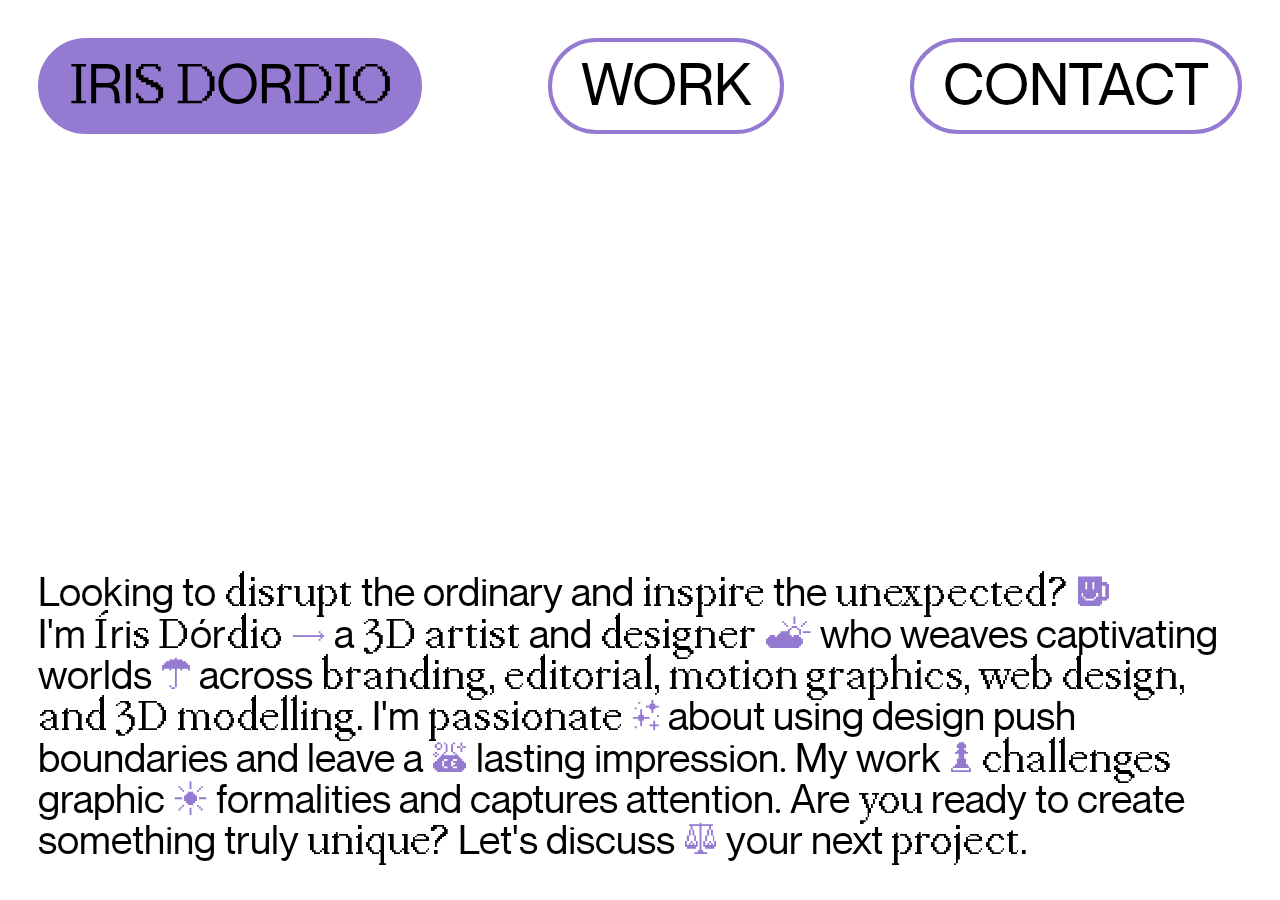
<file: index.html>
<!DOCTYPE html>
<html lang="en">

<head>
    <meta charset="UTF-8">
    <meta name="viewport" content="width=device-width, initial-scale=1.0">
    <link rel="stylesheet" href="css/style.css" type="text/css">
    <link rel="stylesheet" href="css/grids.css">
    <link rel="icon" type="image/png" href="favicon-32x32.png" sizes="32x32" />
    <link rel="icon" type="image/png" href="favicon-16x16.png" sizes="16x16" />
    <title>IRIS DORDIO</title>
</head>

<body>
    <header class="container col-xs-12">

        <div class="burger">
            <div class="menu"></div>
            <div class="iris-dordio"><img src="img/etic-irisdordio-logotipo.svg" alt="Logo Iris Dordio"></div>
        </div>

        <nav class="col-md-12 col-sm-12 col-xs-12">
            <ul>
                <li class="current-section logo"><img src="img/etic-irisdordio-logotipo.svg" alt="Logo Iris Dordio">
                </li>
                <li class="button"><a href="work.html">work</a></li>
                <li class="button"><a href="contact.html">contact</a></li>
            </ul>
        </nav>
    </header>

    <div class="container general-text">
        <div class="col-md-12 col-sm-12 col-xs-12">
            Looking to <span class="bit">disrupt</span> the ordinary and <span class="bit">inspire</span> the <span
                class="bit">unexpected?</span> <span>☕</span><br>
            I'm <span class="bit">Í</span>ri<span class="bit">s D</span>ór<span class="bit">dio</span> <span>→</span> a
            <span class="bit">3D artist</span> and <span class="bit">designer</span> <span>⛅</span> who weaves captivating worlds <span>☂</span>
            across <span class="bit">branding, editorial, motion
                graphics, web design, and 3D modelling.</span> I'm <span class="bit">passionate</span> <span>✨</span> about using
            design push boundaries and leave a <span>⚗</span>
            lasting impression. My work <span>♟</span> <span class="bit">challenges</span> graphic <span>☀</span> formalities and captures attention.
            Are <span class="bit">you</span> ready to create
            something truly <span class="bit">unique?</span> Let's discuss <span>⚖</span> your next <span class="bit">project.</span>
        </div>
    </div>

    <script src="https://cdnjs.cloudflare.com/ajax/libs/jquery/3.5.1/jquery.min.js"></script>
    <script src="js/script.js"></script>

</body>

</html>
</file>
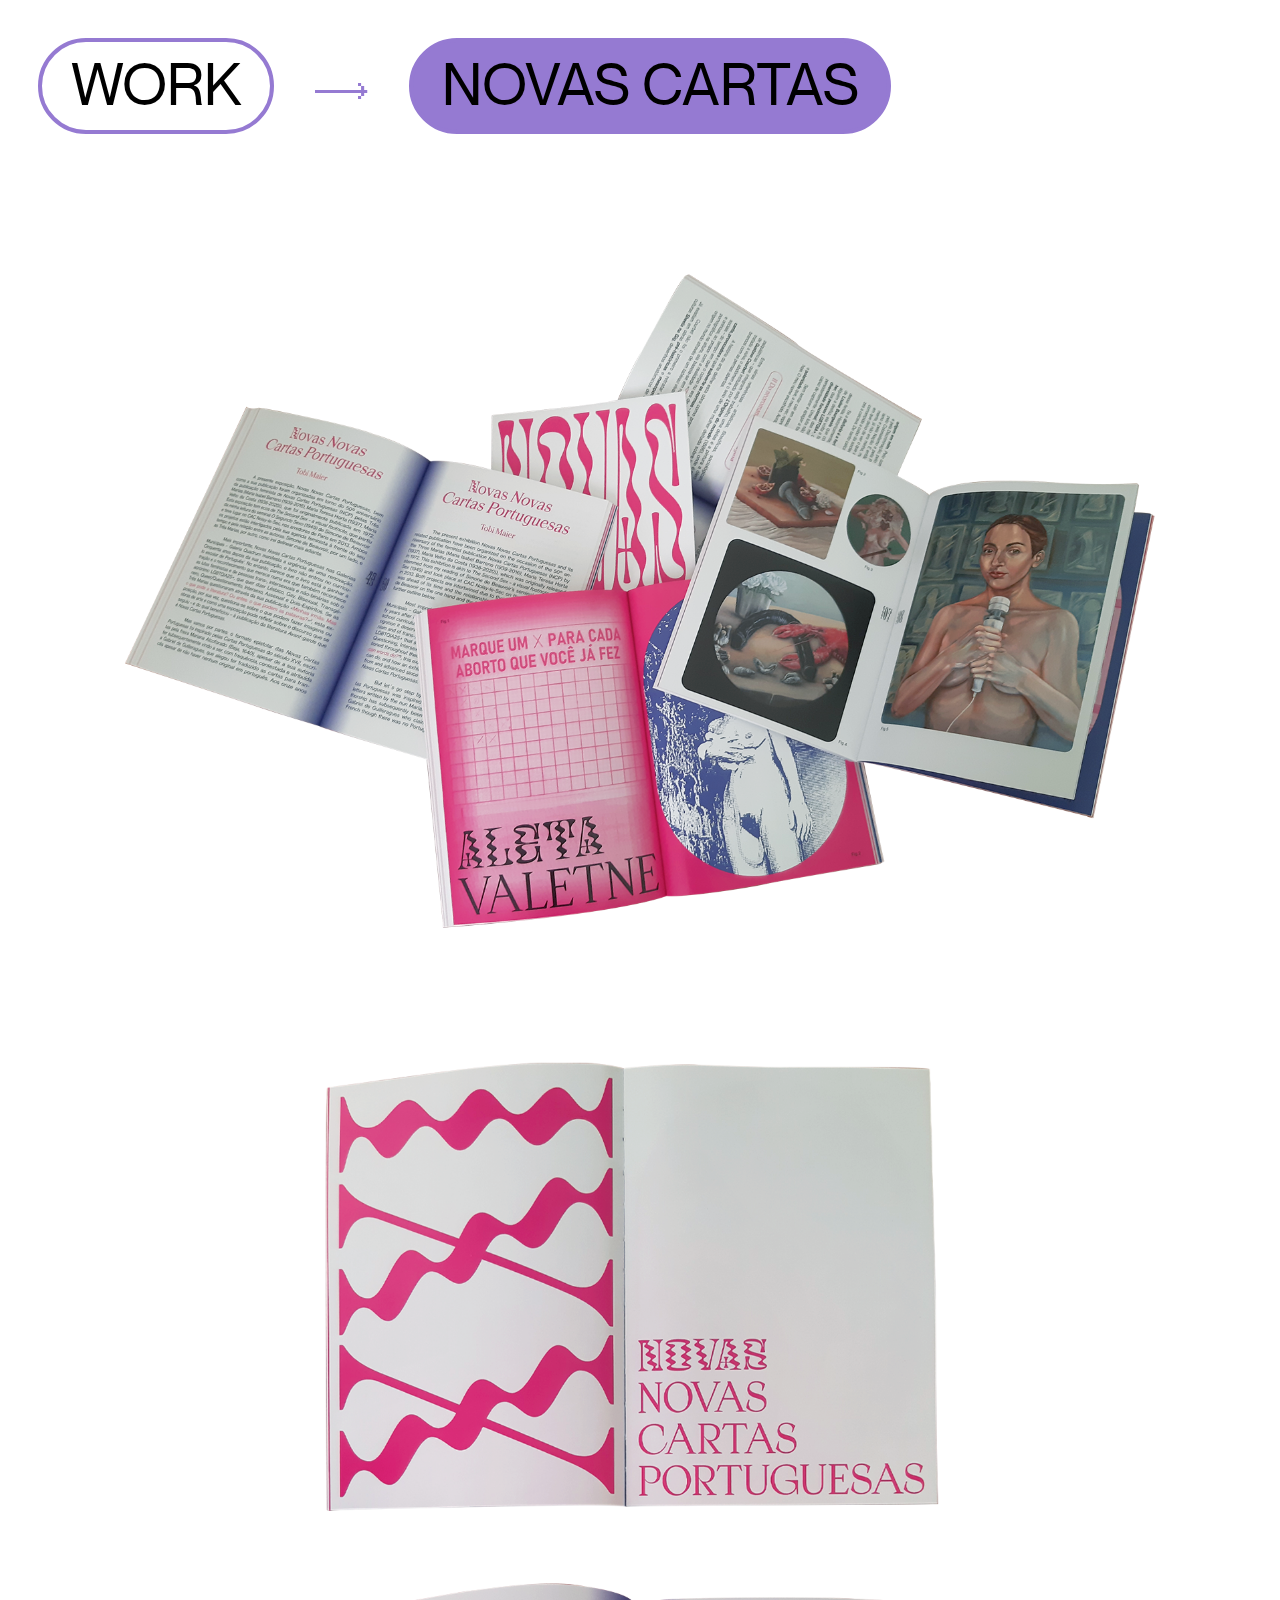
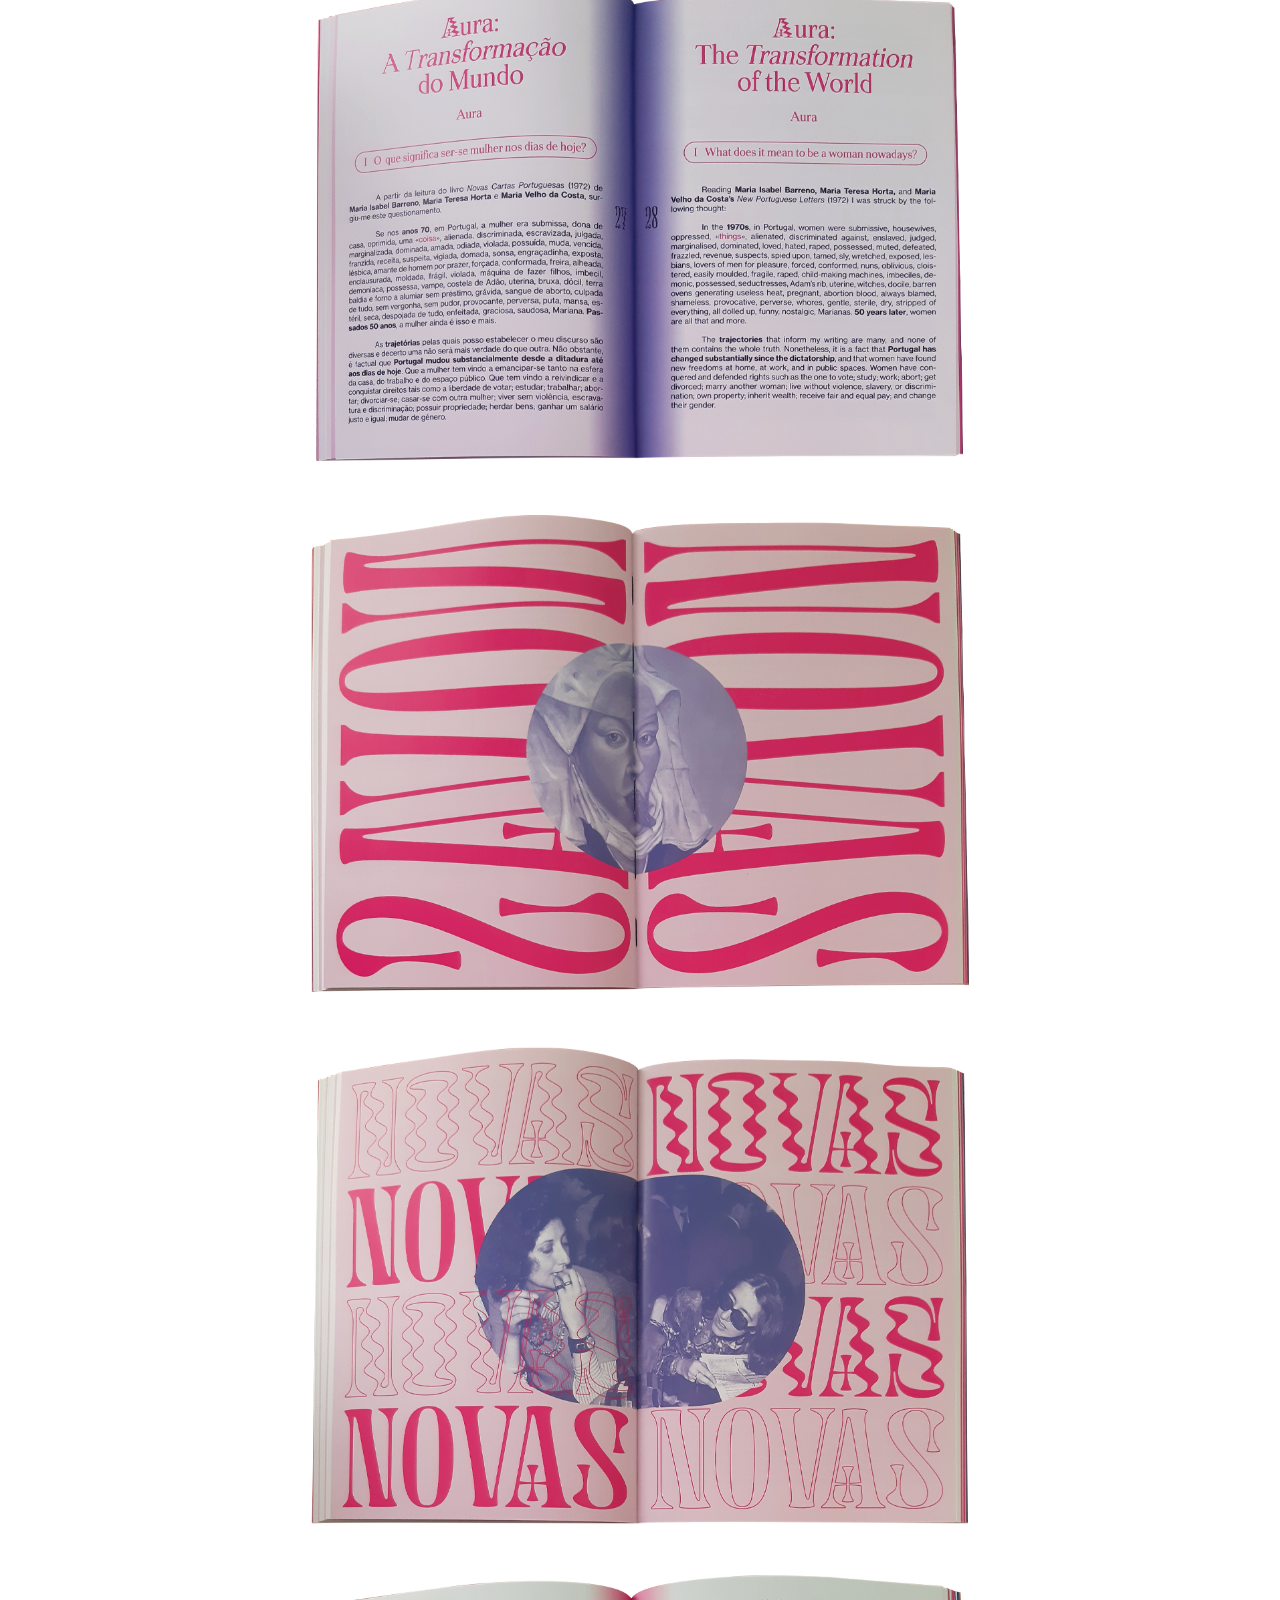
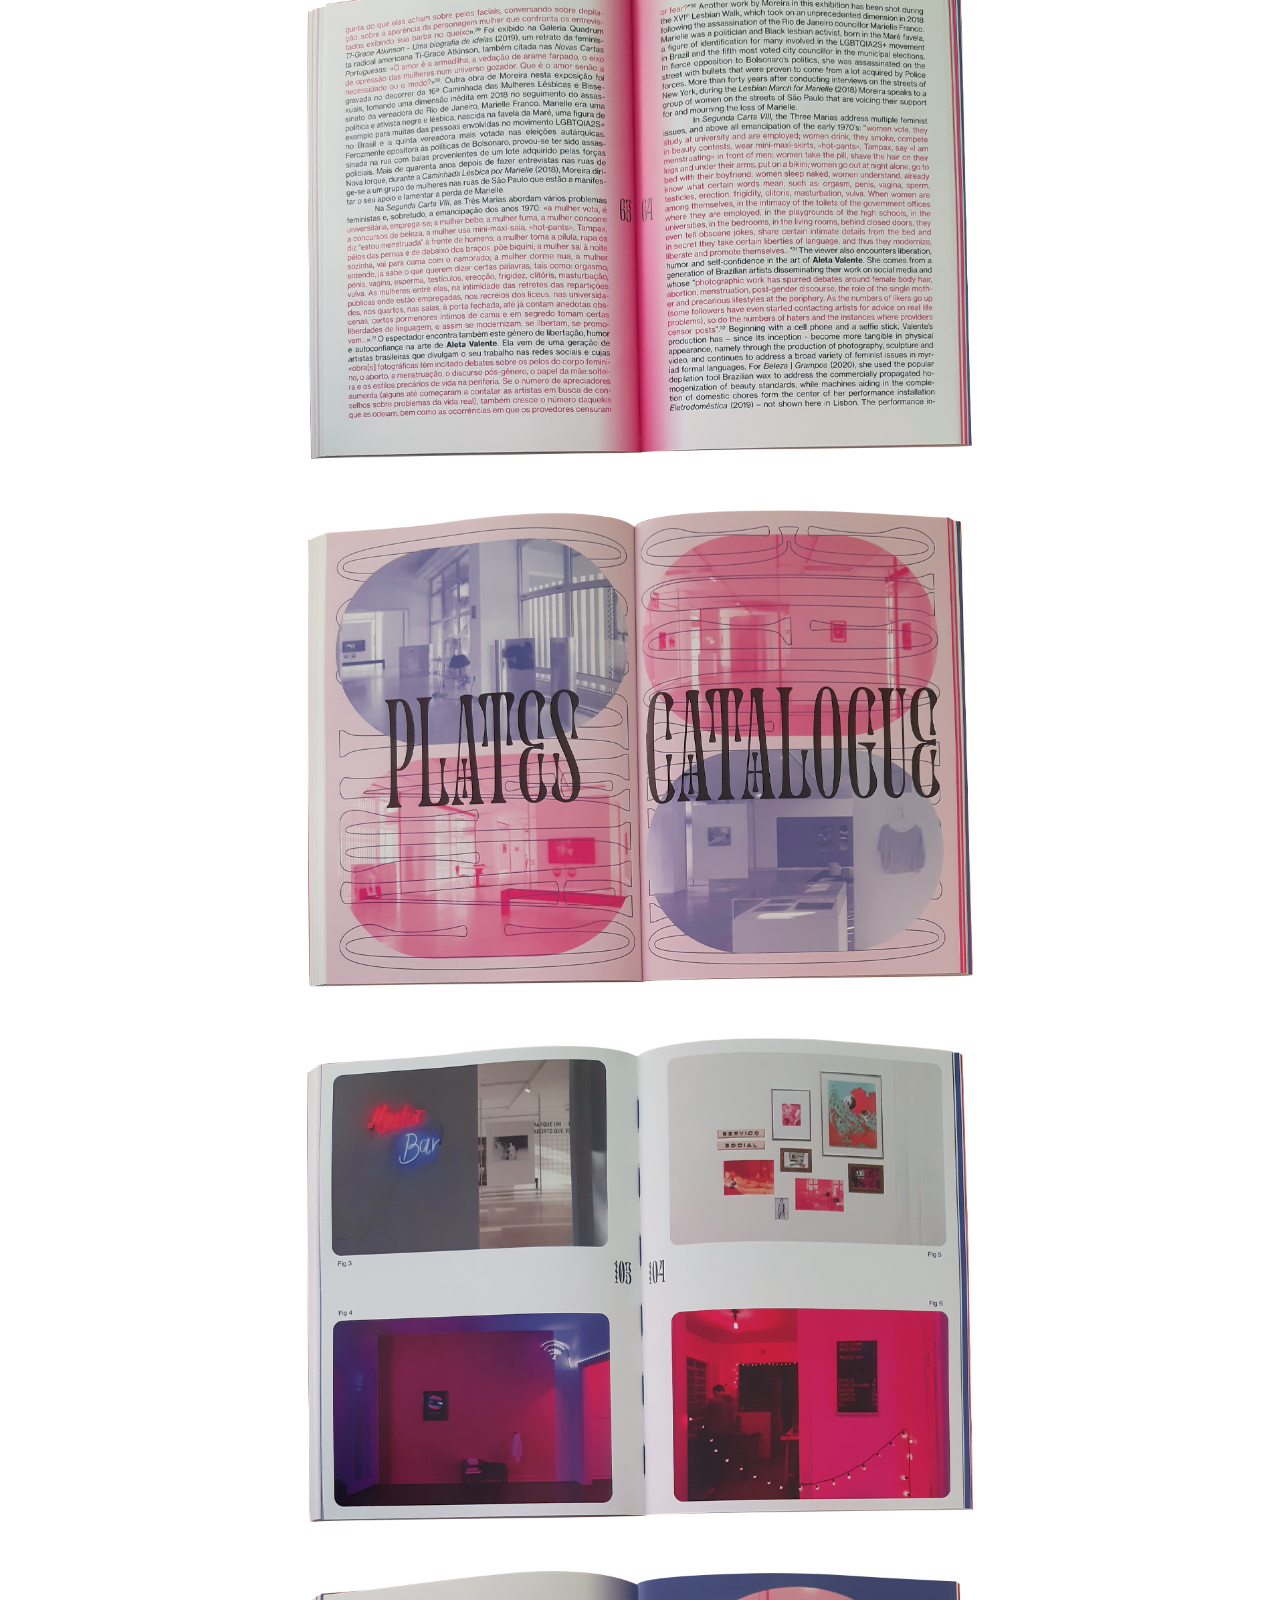
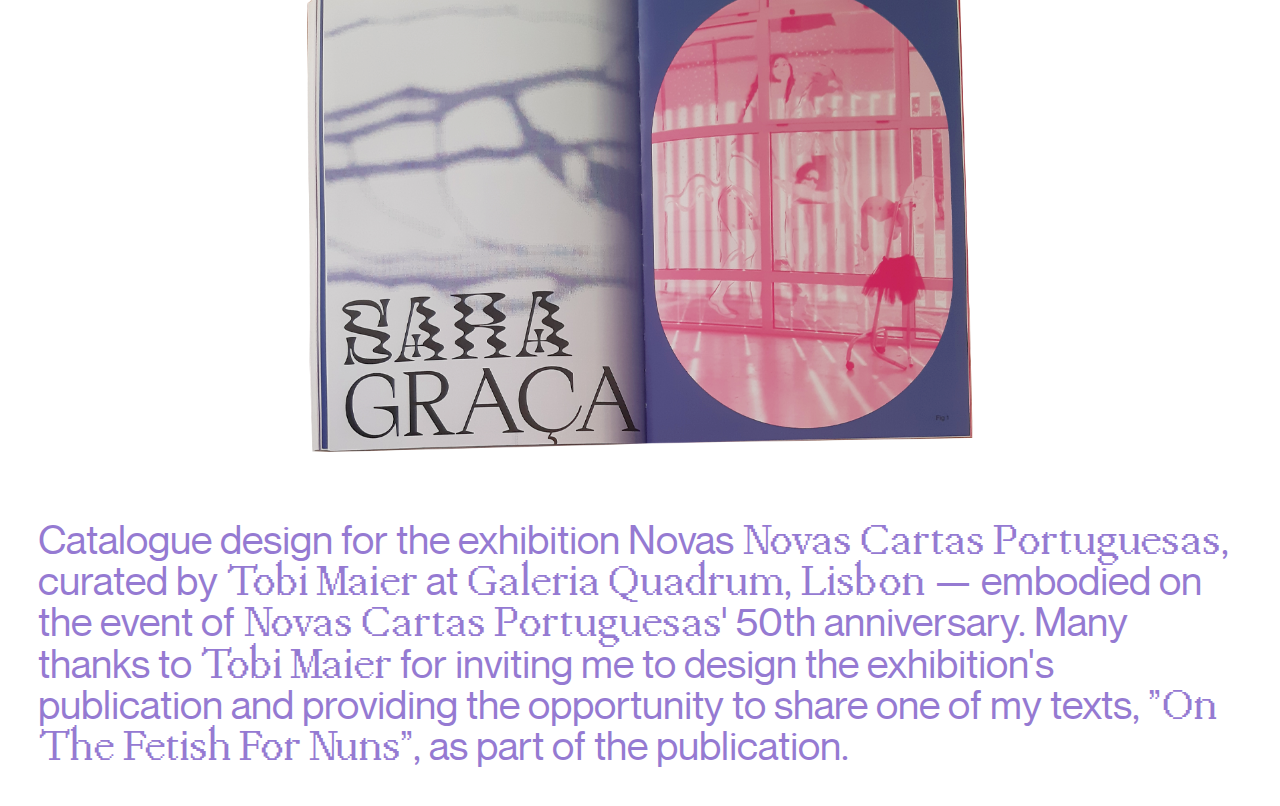
<file: novas.html>
<!DOCTYPE html>
<html lang="en">

<head>
    <meta charset="UTF-8">
    <meta name="viewport" content="width=device-width, initial-scale=1.0">
    <link rel="stylesheet" href="css/style.css" type="text/css">
    <link rel="stylesheet" href="css/grids.css">
    <link rel="icon" type="image/png" href="favicon-32x32.png" sizes="32x32" />
    <link rel="icon" type="image/png" href="favicon-16x16.png" sizes="16x16" />
    <title>IRIS DORDIO</title>
</head>

<body>
    <header class="container col-xs-12">
        <div class="burger">
            <a href="work.html">
                <div class="work-2"></div>
            </a>
            <div class="indielisboa"></div>
        </div>
        <nav class="col-md-12 col-sm-12col-xs-12">
            <ul class="project-nav">
                <li class="button"><a href="work.html" class="link-back"> work</a></li>
                <span class="arrow">→</span>
                <li class="current-section button">novas cartas</li>
            </ul>
        </nav>
    </header>

    <main class="project">
        <div class="container">
            <div class="col-md-12">
                <div class="col-md-12">
                    <img src="img/novas/novas-01.png" alt="novas novas cartas publications">
                </div>

                <div class="col-md-12">
                    <img src="img/novas/novas-02.png" alt="novas novas cartas spread">
                </div>

                <div class="col-md-12">
                    <img src="img/novas/novas-03.png" alt="novas novas cartas spread">
                </div>

                <div class="col-md-12">
                    <img src="img/novas/novas-04.png" alt="novas novas cartas spread">
                </div>

                <div class="col-md-12">
                    <img src="img/novas/novas-05.png" alt="novas novas cartas spread">
                </div>

                <div class="col-md-12">
                    <img src="img/novas/novas-06.png" alt="novas novas cartas spread">
                </div>

                <div class="col-md-12">
                    <img src="img/novas/novas-07.png" alt="novas novas cartas spread">
                </div>

                <div class="col-md-12">
                    <img src="img/novas/novas-08.png" alt="novas novas cartas spread">
                </div>

                <div class="col-md-12">
                    <img src="img/novas/novas-09.png" alt="novas novas cartas spread">
                </div>

                <div class="project-text col-md-12 col-sm-12 col-xs-12">
                    Catalogue design for the exhibition Novas <span>Novas Cartas Portuguesas</span>,
                    curated by <span>Tobi Maier</span> at <span> Galeria Quadrum</span>, <span>Lisbon</span> — embodied
                    on the event of <span>Novas Cartas Portuguesas'</span> 50th anniversary.

                    Many thanks to <span>Tobi Maier</span> for inviting me to design the exhibition's publication and
                    providing the
                    opportunity to share one of my texts, <span>"On The Fetish For Nuns"</span>, as part of the
                    publication.
                </div>
            </div>
    </main>
</body>

</html>
</file>
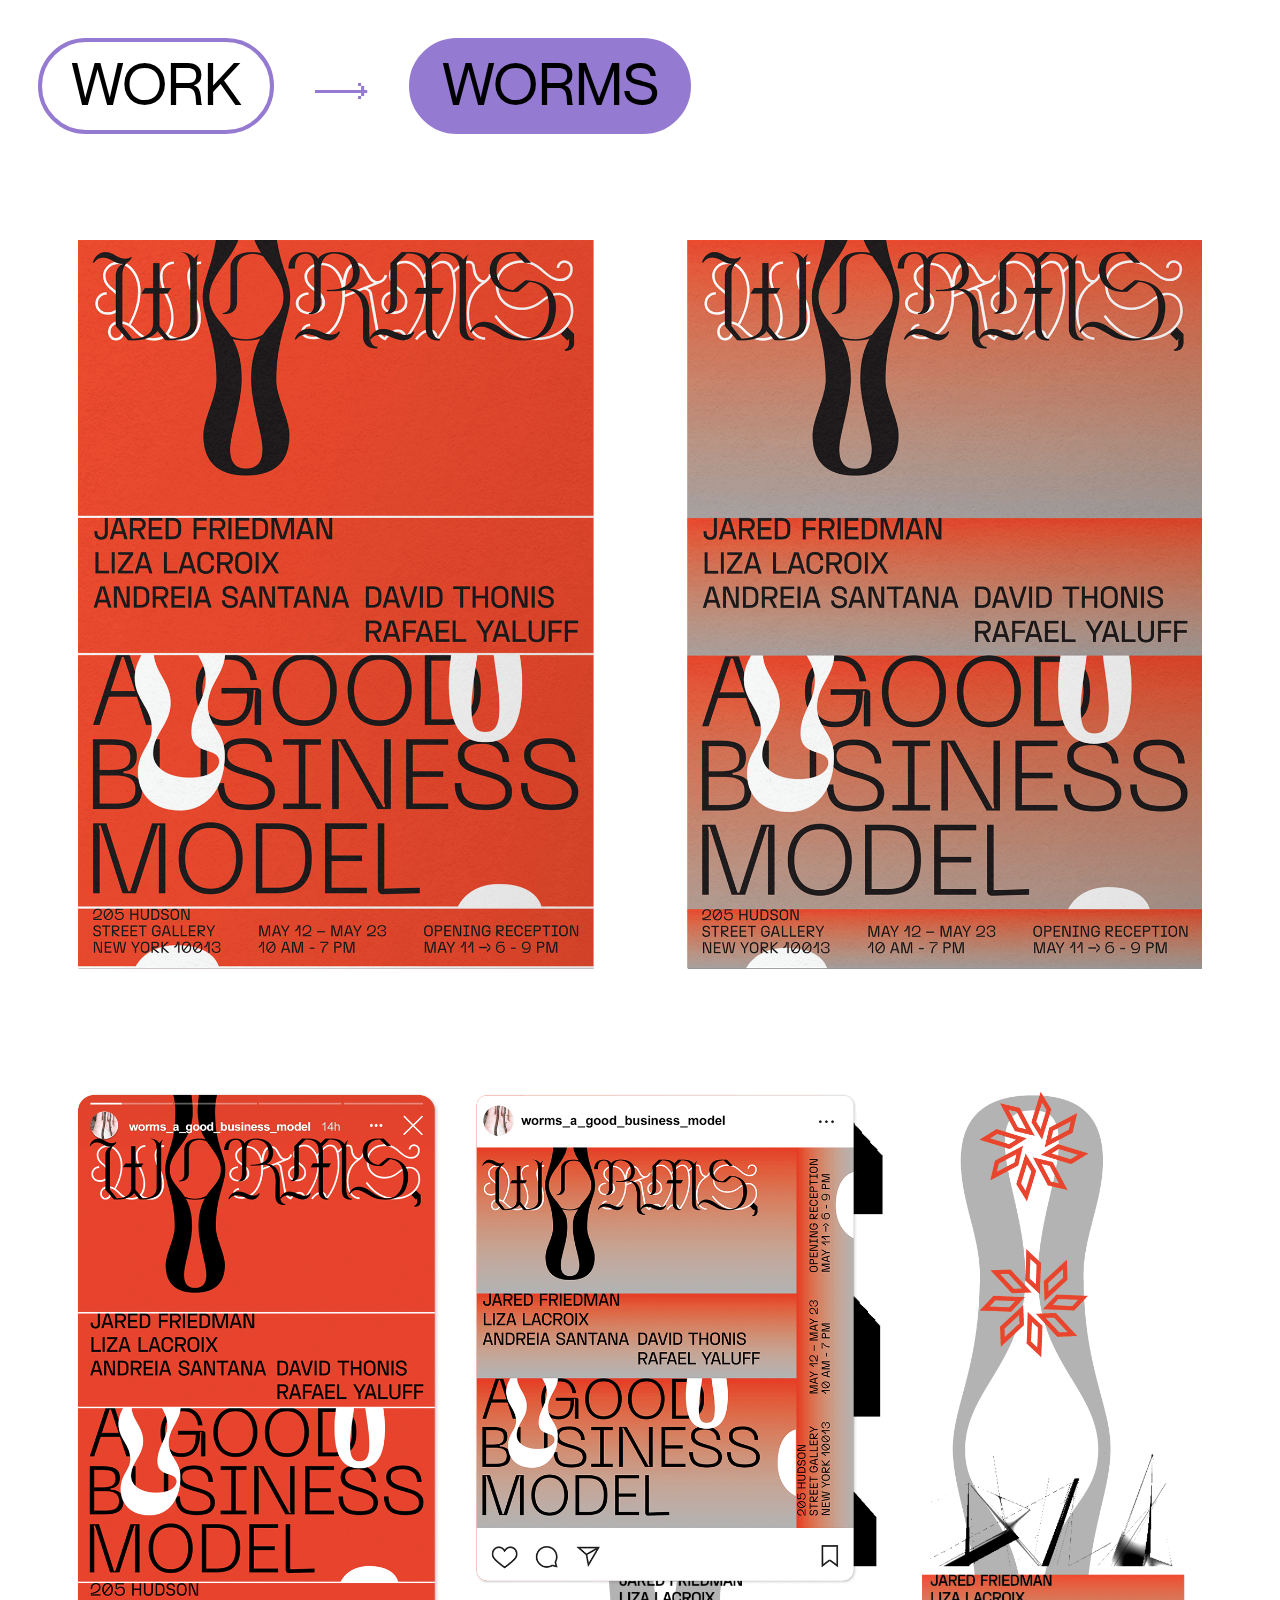
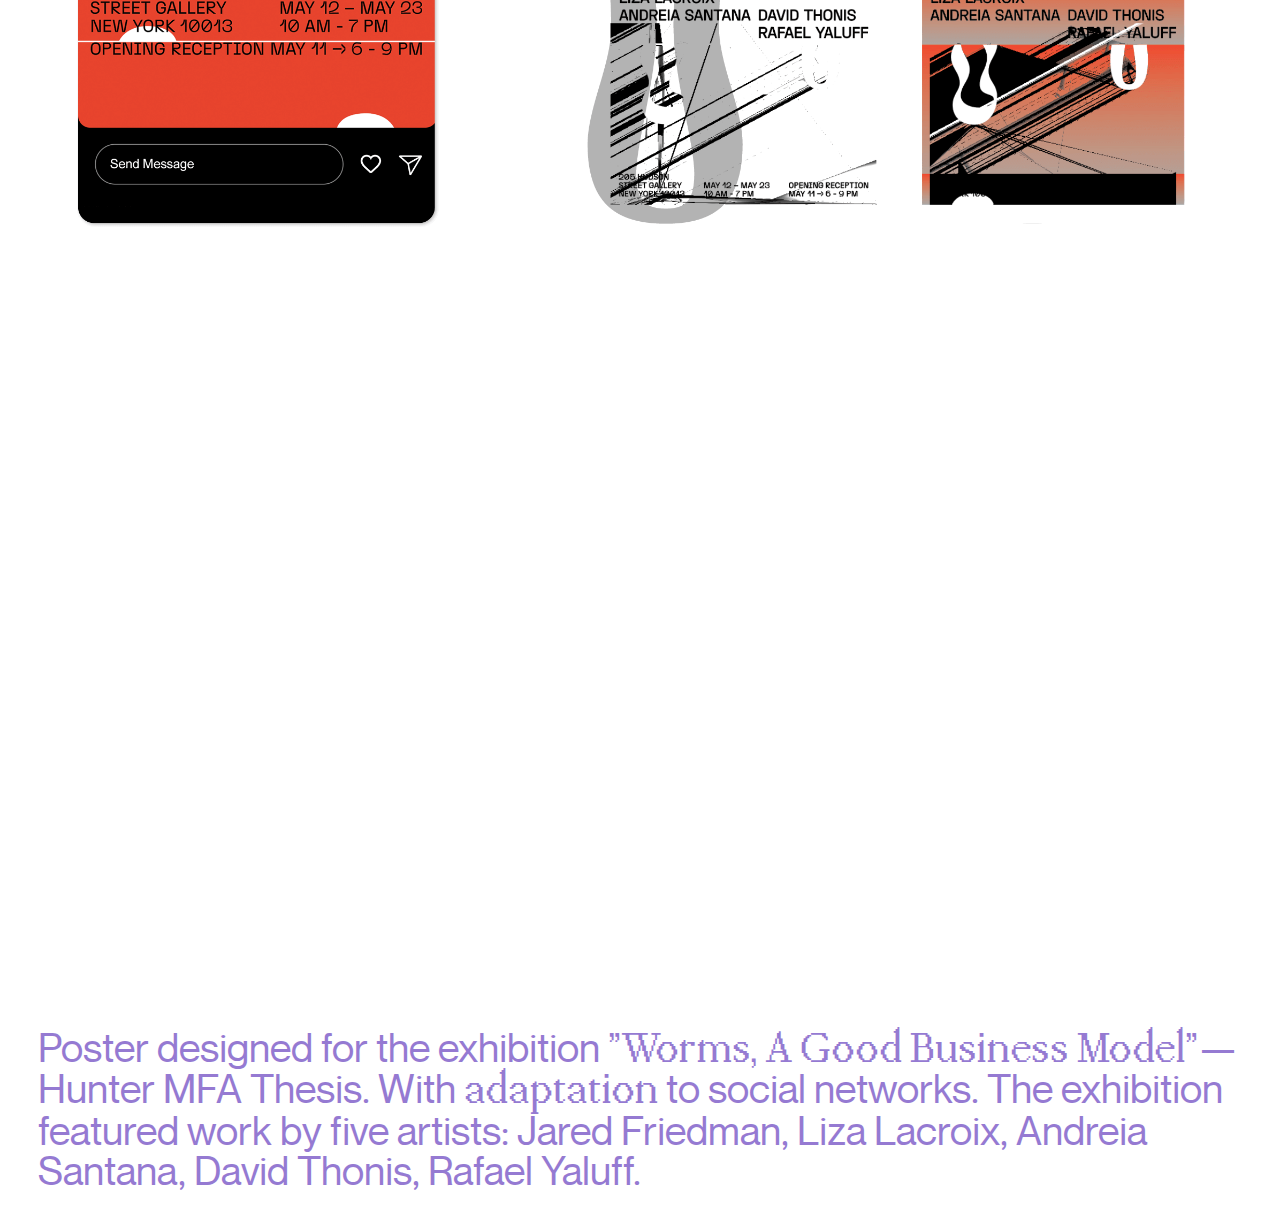
<file: worms.html>
<!DOCTYPE html>
<html lang="en">

<head>
    <meta charset="UTF-8">
    <meta name="viewport" content="width=device-width, initial-scale=1.0">
    <link rel="stylesheet" href="css/style.css" type="text/css">
    <link rel="stylesheet" href="css/grids.css">
    <link rel="icon" type="image/png" href="favicon-32x32.png" sizes="32x32" />
    <link rel="icon" type="image/png" href="favicon-16x16.png" sizes="16x16" />
    <title>IRIS DORDIO</title>
</head>

<body>
    <header class="container col-xs-12">
        <div class="burger">
            <a href="work.html">
                <div class="work-2"></div>
            </a>
            <div class="millionmasters"></div>
        </div>

        <nav class="col-md-12 col-sm-12 col-xs-12">
            <ul class="project-nav">
                <li class="button"><a href="work.html" class="link-back"> work</a></li>
                <span class="arrow">→</span>
                <li class="current-section button">worms</li>
            </ul>
        </nav>
    </header>

    <main class="project">
        <div class="container">
            <div class="col-md-12">
                <div class="col-md-12">
                    <img src="img/worms/worms_site.png" alt="million masters logo">
                </div>
                <div class="col-md-12">
                    <img src="img/worms/worms_site2.png" alt="worship is gathered in fear">
                </div>
                <div class="col-md-12">
                    <div style="padding:56.25% 0 0 0;position:relative;"><iframe
                            src="https://player.vimeo.com/video/928927533?h=594a77eb91&autoplay=1&loop=1&color=ffffff&title=0&byline=0&portrait=0"
                            style="position:absolute;top:0;left:0;width:100%;height:100%;" frameborder="0"
                            allow="autoplay; fullscreen; picture-in-picture" allowfullscreen></iframe></div>
                    <script src="https://player.vimeo.com/api/player.js"></script>
                </div>

                <div class="project-text col-md-12 col-sm-12 col-xs-12">
                    Poster designed for the exhibition <span>"Worms, A Good Business Model"</span>—Hunter MFA Thesis. With <span>adaptation</span>
                    to social networks. The exhibition featured work by five artists: Jared Friedman, Liza Lacroix,
                    Andreia Santana, David Thonis, Rafael Yaluff.
                </div>
            </div>
        </div>
    </main>
</body>

</html>
</file>
<file: css/style.css>
* {
    margin: 0;
    padding: 0;
    box-sizing: border-box;
}

@font-face {
    font-family: 'mondwestregular';
    src: url('fonts/Mondwest-Regular.woff2') format('woff2'),
        url('fonts/Mondwest-Regular.woff') format('woff');
    font-weight: normal;
    font-style: normal;

}

@font-face {
    font-family: 'neuemontreal';
    src: url('fonts/neuemontreal-regular-webfont.woff2') format('woff2'),
        url('fonts/neuemontreal-regular-webfont.woff') format('woff');
    font-weight: normal;
    font-style: normal;
}

:root {
    font-size: 1.5vw;
    line-height: 1.4em;
}

body {
    font-family: 'neuemontreal';
}

a {
    color: #000;
    text-decoration: none;
}

main {
    min-height: calc(100vh - 5rem);
}

/*-------------*
     header  
*-------------*/
header {
    display: flex;
    top: 0;
    margin: 2rem 1rem;
}

header .burger {
    display: none;
}

header nav ul {
    list-style: none;
    display: flex;
    justify-content: space-between;
}

header nav ul .logo {
    width: 20rem;
    border: .25rem solid #957ad2;
    border-radius: 3em;
    padding: 1rem 1.5rem;
    height: 5rem;
    line-height: 3.8em;
}

header nav ul .button {
    font-size: 3rem;
    text-transform: uppercase;
    border: .25rem solid #957ad2;
    border-radius: 1em;
    padding: 1rem 1.5rem;
    height: 5rem;
    line-height: .85em;
}

header nav ul li:hover {
    background-color: #957ad2;
}

header nav ul .current-section {
    background-color: #957ad2;
}

/*-------------------------------*
     header for work section  
*-------------------------------*/
header nav .project-nav {
    width: fit-content;
}

header nav .project-nav .arrow {
    line-height: 1.35em;
    margin: 0 2rem;
    font-size: 4rem;
}

/*------------------------*
    general tipography  
*------------------------*/
div.general-text {
    font-size: 2.1rem;
    line-height: 1em;
    position: fixed;
    margin: 2rem 1rem;
    bottom: 0;
    z-index: -1;
}

span,
a.bit-link {
    font-family: 'mondwestregular';
    color: #957ad2;
    font-size: 2.4rem;
}

.bit {
    color: #000;
    font-size: 2.4rem;
}

a.bit-link:hover {
    text-decoration: underline;
}

/*-------------*
    projects  
*-------------*/
main.project .container .project-text {
    font-size: 2.1rem;
    line-height: 1em;
    margin: 2rem 1rem;
    color: #957ad2;
}

main.project .container div img {
    width: 100%;
    height: auto;
    padding: 1rem;
}

main.project .container div iframe {
    padding: 0 1rem;
}

/*------------------*
    media queries  
*------------------*/
@media screen and (max-width: 1025px) {
    :root {
        font-size: 1.5vw;
    }

    div.general-text {
        font-size: 3.5rem;
    }

    main.project .container .project-text {
        font-size: 3.5rem;
        line-height: 4.1rem
    }

    span,
    span.bit,
    a.bit-link {
        font-size: 4rem;
    }

    header nav .project-nav .arrow {
        line-height: 1.35em;
        margin: 0 2rem;
    }
}

@media screen and (max-width: 769px) {
    :root {
        font-size: 1.5vw;
    }

    div.general-text {
        font-size: 3.5rem;

    }

    main.project .container .project-text {
        font-size: 3.5rem;
        line-height: 3.8rem
    }

    span,
    span.bit,
    a.bit-link {
        font-size: 4rem;
    }

    header nav .project-nav .arrow {
        line-height: 1.3em;
        margin: 0 2rem;
    }
}

@media screen and (max-width: 577px) {
    :root {
        font-size: 4vw;

    }

    div.general-text {
        font-size: 1.5rem;
    }

    main.project .container .project-text {
        font-size: 1.5rem;
        line-height: 1.1em
    }

    span,
    span.bit,
    a.bit-link {
        font-size: 1.65rem;
    }

    /*-------------------*
        menu // burger  
    *-------------------*/
    header .burger {
        display: block;
    }

    header .burger div {
        margin: 1rem 0;
        padding-bottom: 2rem;

    }

    header .burger .menu::before {
        content: 'MENU';
        position: relative;
        font-size: 2rem;
        border: .2rem solid #957ad2;
        border-radius: 1em;
        padding: .55rem 1rem;
        z-index: 1;
    }

    header .burger .work-2::before {
        content: 'WORK';
        font-size: 2rem;
        border: .2rem solid #957ad2;
        border-radius: 1em;
        padding: .5rem 1rem;
    }

    ::after {
        font-size: 2rem;
        background-color: #957ad2;
        border: .2rem solid #957ad2;
        border-radius: 1em;
        padding: .5rem 1rem;
    }

    /*~~~~ BURGER LOGO ~~~~*/
    header .burger .iris-dordio {
        background-color: #957ad2;
        border: .2rem solid #957ad2;
        width: 16rem;
        border-radius: 2em;
        padding: .5rem 1rem;
        margin-top: -1.2rem;
        height: 4rem;
        line-height: 3.6em;
    }

    header .burger .work::after {
        content: 'WORK';
    }

    header .burger .contact::after {
        content: 'CONTACT';
    }

    header .burger .millionmasters::after {
        content: 'MILLION MASTERS';
        white-space: nowrap;
    }

    header .burger .indielisboa::after {
        content: 'INDIELISBOA'
    }

    header .burger .rotura-rutura::after {
        content: 'ROTURA RUTURA';
        white-space: nowrap;
    }

    header .burger .cpf::after {
        content: 'C.P.F.';
    }

    /*-------------------------*
        navigation // burger  
    *-------------------------*/
    header nav {
        background-color: #fff;
        position: fixed;
        right: 100%;
        width: 100%;
        height: 100%;
        transition: right .5s;
    }

    header nav.active {
        right: 0;
        transition: right .5s;
    }

    header nav ul {
        position: fixed;
        display: block;
        bottom: 0;
        margin: 1rem 2rem;
    }

    header nav ul .logo {
        width: 16rem;
        height: 4.2rem;
        border: .2rem solid #957ad2;
        padding: .5rem 1rem;
        margin-bottom: 1rem;
    }

    header nav ul .button {
        font-size: 2rem;
        height: 4rem;
        line-height: 1.25em;
        width: fit-content;
        border: .2rem solid #957ad2;
        padding: .5rem 1rem;
        margin-bottom: 1rem;
    }
}
</file>
<file: css/grids.css>
.container{
   display: grid;
   grid-template-columns: repeat(12, 1fr);
   gap: 1rem;
   padding: 0 1rem;
}

.col-md-1, .col-md-2, .col-md-3, .col-md-4, .col-md-5, .col-md-6, .col-md-7, .col-md-8, .col-md-9, 
.col-md-10, .col-md-11, .col-md-12{
    grid-column: span 12;
}


.col-sm-1, .col-sm-2, .col-sm-3, .col-sm-4, .col-sm-5, .col-sm-6, .col-sm-7, .col-sm-8, .col-sm-9, 
.col-sm-10, .col-sm-11, .col-sm-12{
    grid-column: span 12;
}

.col-xs-1{
    grid-column: span 1;
}

.col-xs-2{
    grid-column: span 2;
}

.col-xs-3{
    grid-column: span 3;
}

.col-xs-4{
    grid-column: span 4;
}

.col-xs-5{
    grid-column: span 5;
}

.col-xs-6{
    grid-column: span 6;
}

.col-xs-7{
    grid-column: span 7;
}

.col-xs-8{
    grid-column: span 8;
}

.col-xs-9{
    grid-column: span 9;
}

.col-xs-10{
    grid-column: span 10;
}

.col-xs-11{
    grid-column: span 11;
}

.col-xs-12{
    grid-column: span 12;
}

@media screen and (min-width: 576px) {

    .col-sm-1{
        grid-column: span 1;
    }
    
    .col-sm-2{
        grid-column: span 2;
    }
    
    .col-sm-3{
        grid-column: span 3;
    }
    
    .col-sm-4{
        grid-column: span 4;
    }
    
    .col-sm-5{
        grid-column: span 5;
    }
    
    .col-sm-6{
        grid-column: span 6;
    }
    
    .col-sm-7{
        grid-column: span 7;
    }
    
    .col-sm-8{
        grid-column: span 8;
    }
    
    .col-sm-9{
        grid-column: span 9;
    }
    
    .col-sm-10{
        grid-column: span 10;
    }
    
    .col-sm-11{
        grid-column: span 11;
    }
    
    .col-sm-12{
        grid-column: span 12;
    }

}


@media screen and (min-width: 768px) {
    .col-md-1, .col-md-2, .col-md-3, .col-md-4, .col-md-5, .col-md-6, .col-md-7, .col-md-8, .col-md-9, .col-md-10, .col-md-11, .col-md-12{
        grid-column: span 12;
    }    

    .col-md-1{
        grid-column: span 1;
    }
    
    .col-md-2{
        grid-column: span 2;
    }
    
    .col-md-3{
        grid-column: span 3;
    }
    
    .col-md-4{
        grid-column: span 4;
    }
    
    .col-md-5{
        grid-column: span 5;
    }
    
    .col-md-6{
        grid-column: span 6;
    }
    
    .col-md-7{
        grid-column: span 7;
    }
    
    .col-md-8{
        grid-column: span 8;
    }
    
    .col-md-9{
        grid-column: span 9;
    }
    
    .col-md-10{
        grid-column: span 10;
    }
    
    .col-md-11{
        grid-column: span 11;
    }
    
    .col-md-12{
        grid-column: span 12;
    }

}
</file>
